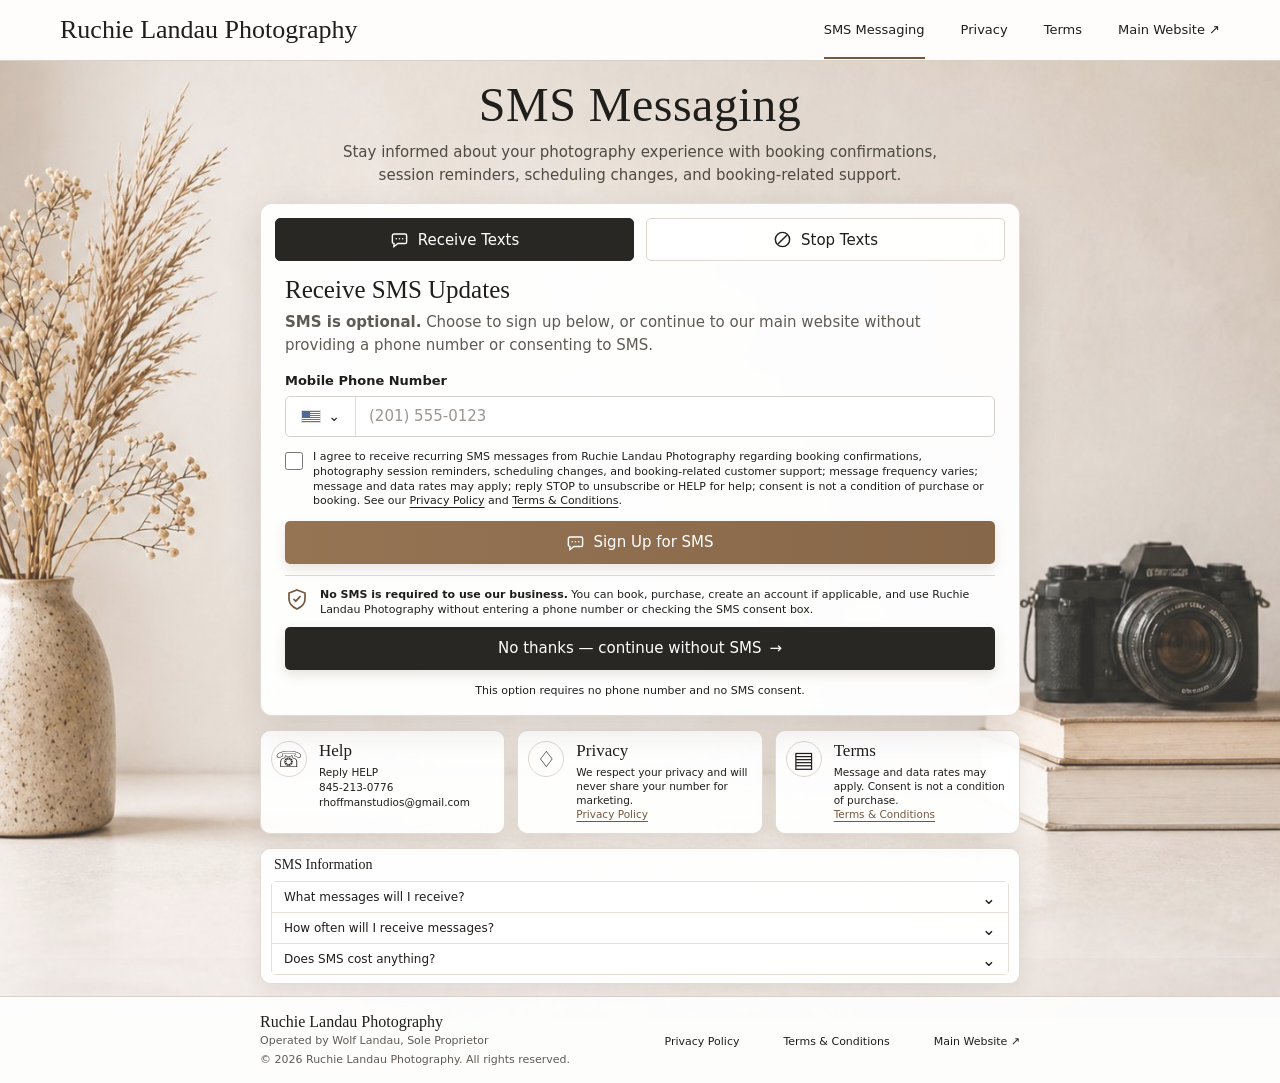
<file: index.html>
<!DOCTYPE html>
<html lang="en">
  <head>
    <meta charset="utf-8" />
    <meta name="viewport" content="width=device-width, initial-scale=1" />
    <meta name="theme-color" content="#f2ece5" />
    <title>SMS Messaging | Ruchie Landau Photography</title>
    <meta
      name="description"
      content="Voluntarily sign up for or stop informational text messages from Ruchie Landau Photography about photography bookings, session reminders, and scheduling changes."
    />
    <link rel="canonical" href="https://sms.ruchielandau.com/" />
    <link rel="icon" href="/favicon.svg" type="image/svg+xml" />
    <link rel="preload" href="/assets/images/studio-background.jpg" as="image" />
    <link rel="stylesheet" href="/assets/css/site.css?v=5" />
    <style>
      /* Keep every homepage content block on one exact desktop grid. */
      .home-page {
        --home-content-width: 760px;
      }

      .home-page .shell--main,
      .home-page .site-footer__inner {
        width: min(calc(100% - 36px), var(--home-content-width));
      }

      .home-page .sms-card,
      .home-page .info-trio,
      .home-page .faq {
        width: 100%;
        max-width: none;
      }

      @media (max-width: 760px) {
        .home-page .shell--main,
        .home-page .site-footer__inner {
          width: 100%;
        }
      }
    </style>
  </head>
  <body class="home-page">
    <a class="skip-link" href="#main">Skip to main content</a>

    <header class="site-header">
      <div class="shell site-header__inner">
        <a class="wordmark" href="/">Ruchie Landau Photography</a>
        <button
          class="menu-toggle"
          type="button"
          aria-expanded="false"
          aria-controls="primary-navigation"
        >
          <span class="visually-hidden">Open menu</span>
          <span aria-hidden="true"></span>
          <span aria-hidden="true"></span>
          <span aria-hidden="true"></span>
        </button>
        <nav class="site-nav" id="primary-navigation" aria-label="Primary">
          <ul>
            <li><a href="/" aria-current="page">SMS Messaging</a></li>
            <li><a href="/privacy-policy">Privacy</a></li>
            <li><a href="/terms-and-conditions">Terms</a></li>
            <li>
              <a href="https://www.ruchielandau.com" rel="noopener noreferrer" target="_blank">
                Main Website <span aria-hidden="true">↗</span>
                <span class="visually-hidden">(opens in a new tab)</span>
              </a>
            </li>
          </ul>
        </nav>
      </div>
    </header>

    <main id="main">
      <div class="shell shell--main">
        <div class="intro">
          <h1>SMS Messaging</h1>
          <p class="intro__lede">
            Stay informed about your photography experience with booking confirmations,
            session reminders, scheduling changes, and booking-related support.
          </p>
        </div>

        <div class="sms-card" id="sms-tabs">
          <div class="tabs" data-tablist hidden>
            <button type="button" class="tab" id="tab-receive" data-tab-for="panel-receive">
              <svg aria-hidden="true" viewBox="0 0 24 24">
                <path d="M5 5h14a2 2 0 0 1 2 2v8a2 2 0 0 1-2 2H10l-5 4v-4a2 2 0 0 1-2-2V7a2 2 0 0 1 2-2Z" />
                <circle cx="8" cy="11" r="1"/><circle cx="12" cy="11" r="1"/><circle cx="16" cy="11" r="1"/>
              </svg>
              Receive Texts
            </button>
            <button type="button" class="tab" id="tab-stop" data-tab-for="panel-stop">
              <svg aria-hidden="true" viewBox="0 0 24 24">
                <circle cx="12" cy="12" r="9"/><path d="m6.5 17.5 11-11" />
              </svg>
              Stop Texts
            </button>
          </div>

          <section class="panel" id="panel-receive" aria-labelledby="opt-in-heading">
            <div class="panel__view" id="optin-form-view">
              <h2 id="opt-in-heading">Receive SMS Updates</h2>
              <p class="panel__lead">
                <strong>SMS is optional.</strong> Choose to sign up below, or continue to our
                main website without providing a phone number or consenting to SMS.
              </p>
              <form id="sms-opt-in-form" novalidate autocomplete="off">
                <div class="field">
                  <label for="optin-phone">Mobile Phone Number</label>
                  <div class="phone-field">
                    <span class="phone-field__country" aria-hidden="true"><span class="flag-us"></span><span>⌄</span></span>
                    <input
                      type="tel"
                      id="optin-phone"
                      name="phone"
                      inputmode="tel"
                      autocomplete="tel"
                      placeholder="(201) 555-0123"
                      aria-describedby="optin-phone-hint optin-phone-error"
                    />
                  </div>
                  <p class="field__hint" id="optin-phone-hint">US and Canadian mobile numbers.</p>
                  <p class="field-error" id="optin-phone-error" role="alert"></p>
                </div>

                <div class="consent" id="optin-consent-block">
                  <div class="consent__control">
                    <input
                      type="checkbox"
                      id="optin-consent"
                      name="sms-consent"
                      value="yes"
                      aria-describedby="optin-consent-error"
                    />
                    <label class="consent__text" for="optin-consent">
                      I agree to receive recurring SMS messages from Ruchie Landau Photography
                      regarding booking confirmations, photography session reminders, scheduling
                      changes, and booking-related customer support; message frequency varies;
                      message and data rates may apply; reply STOP to unsubscribe or HELP for help;
                      consent is not a condition of purchase or booking. See our
                      <a href="/privacy-policy">Privacy Policy</a> and
                      <a href="/terms-and-conditions">Terms &amp; Conditions</a>.
                    </label>
                  </div>
                  <p class="field-error" id="optin-consent-error" role="alert"></p>
                </div>

                <button type="submit" class="button">
                  <svg aria-hidden="true" viewBox="0 0 24 24">
                    <path d="M5 5h14a2 2 0 0 1 2 2v8a2 2 0 0 1-2 2H10l-5 4v-4a2 2 0 0 1-2-2V7a2 2 0 0 1 2-2Z" />
                    <circle cx="8" cy="11" r="1"/><circle cx="12" cy="11" r="1"/><circle cx="16" cy="11" r="1"/>
                  </svg>
                  <span>Sign Up for SMS</span>
                </button>
              </form>

              <div class="optional-callout">
                <svg aria-hidden="true" viewBox="0 0 24 24">
                  <path d="M12 3 20 6v6c0 5-3.4 8-8 10-4.6-2-8-5-8-10V6l8-3Z" />
                  <path d="m8.5 12 2.2 2.2 4.8-5" />
                </svg>
                <p>
                  <strong>No SMS is required to use our business.</strong> You can book, purchase,
                  create an account if applicable, and use Ruchie Landau Photography without
                  entering a phone number or checking the SMS consent box.
                </p>
              </div>

              <a
                class="button button--quiet"
                style="margin-top: 10px; text-decoration: none;"
                href="https://www.ruchielandau.com"
                rel="noopener noreferrer"
                target="_blank"
              >
                <span>No thanks — continue without SMS</span>
                <span aria-hidden="true">→</span>
                <span class="visually-hidden">(opens in a new tab)</span>
              </a>
              <p class="panel__note" style="text-align: center; font-size: 11px;">
                This option requires no phone number and no SMS consent.
              </p>
            </div>

            <div class="panel__view result" id="optin-success-view" role="status" tabindex="-1" hidden>
              <span class="result__mark" aria-hidden="true">✓</span>
              <h2 class="result__title">You’re signed up for SMS updates</h2>
              <p class="result__lead">
                This browser-only simulation accepted <strong data-masked-phone>(***) ***-0000</strong>.
                No data was transmitted or stored.
              </p>
              <p>Message frequency varies. Message and data rates may apply.</p>
              <p>Reply <strong>STOP</strong> to unsubscribe or <strong>HELP</strong> for help.</p>
              <button type="button" class="link-button" id="optin-reset">Sign up another number</button>
            </div>
          </section>

          <section class="panel" id="panel-stop" aria-labelledby="opt-out-heading">
            <div class="panel__view" id="optout-form-view">
              <h2 id="opt-out-heading">Stop SMS Messages</h2>
              <p class="panel__lead">
                Reply <strong>STOP</strong> to any Ruchie Landau Photography SMS message to
                unsubscribe. You may also use this browser-only simulated form.
              </p>
              <form id="sms-opt-out-form" novalidate autocomplete="off">
                <div class="field">
                  <label for="optout-phone">Mobile Phone Number</label>
                  <div class="phone-field">
                    <span class="phone-field__country" aria-hidden="true"><span class="flag-us"></span><span>⌄</span></span>
                    <input
                      type="tel"
                      id="optout-phone"
                      name="phone"
                      inputmode="tel"
                      autocomplete="tel"
                      placeholder="(201) 555-0123"
                      aria-describedby="optout-phone-hint optout-phone-error"
                    />
                  </div>
                  <p class="field__hint" id="optout-phone-hint">The number you would like unsubscribed.</p>
                  <p class="field-error" id="optout-phone-error" role="alert"></p>
                </div>
                <button type="submit" class="button button--quiet">Unsubscribe from SMS</button>
              </form>
              <p class="panel__note"><strong>Replying STOP to an SMS unsubscribes you.</strong></p>
            </div>

            <div class="panel__view result" id="optout-success-view" role="status" tabindex="-1" hidden>
              <span class="result__mark" aria-hidden="true">✓</span>
              <h2 class="result__title">You’ve been unsubscribed</h2>
              <p class="result__lead">
                This browser-only simulation processed <strong data-masked-phone>(***) ***-0000</strong>.
                No data was transmitted or stored.
              </p>
              <p>You can always reply <strong>STOP</strong> to unsubscribe from an actual SMS.</p>
              <button type="button" class="link-button" id="optout-reset">Unsubscribe another number</button>
            </div>
          </section>

          <noscript>
            <p class="panel__note">These simulated forms require JavaScript. Reply STOP to unsubscribe or HELP for help.</p>
          </noscript>
        </div>

        <ul class="info-trio">
          <li class="info-card">
            <span class="info-card__icon" aria-hidden="true">☏</span>
            <div>
              <h2>Help</h2>
              <p>Reply HELP</p>
              <p><a href="tel:+18452130776">845-213-0776</a></p>
              <p><a href="mailto:rhoffmanstudios@gmail.com">rhoffmanstudios@gmail.com</a></p>
            </div>
          </li>
          <li class="info-card">
            <span class="info-card__icon" aria-hidden="true">♢</span>
            <div>
              <h2>Privacy</h2>
              <p>We respect your privacy and will never share your number for marketing.</p>
              <p><a class="info-card__link" href="/privacy-policy">Privacy Policy</a></p>
            </div>
          </li>
          <li class="info-card">
            <span class="info-card__icon" aria-hidden="true">▤</span>
            <div>
              <h2>Terms</h2>
              <p>Message and data rates may apply. Consent is not a condition of purchase.</p>
              <p><a class="info-card__link" href="/terms-and-conditions">Terms &amp; Conditions</a></p>
            </div>
          </li>
        </ul>

        <section class="faq" aria-labelledby="faq-heading">
          <h2 id="faq-heading">SMS Information</h2>
          <details name="sms-faq">
            <summary>What messages will I receive?</summary>
            <div class="faq__body"><p>Booking confirmations, photography session reminders, scheduling changes, and booking-related customer support. No marketing or promotional messages.</p></div>
          </details>
          <details name="sms-faq">
            <summary>How often will I receive messages?</summary>
            <div class="faq__body"><p>Message frequency varies based on your booking activity and communications. SMS is optional and never required to use Ruchie Landau Photography.</p></div>
          </details>
          <details name="sms-faq">
            <summary>Does SMS cost anything?</summary>
            <div class="faq__body"><p>Message and data rates may apply. Reply STOP to unsubscribe or HELP for help.</p></div>
          </details>
        </section>
      </div>
    </main>

    <footer class="site-footer">
      <div class="shell site-footer__inner">
        <div class="site-footer__brand">
          <p class="site-footer__name">Ruchie Landau Photography</p>
          <p>Operated by Wolf Landau, Sole Proprietor</p>
          <p>© 2026 Ruchie Landau Photography. All rights reserved.</p>
        </div>
        <nav class="footer-nav" aria-label="Footer">
          <ul>
            <li><a href="/privacy-policy">Privacy Policy</a></li>
            <li><a href="/terms-and-conditions">Terms &amp; Conditions</a></li>
            <li><a href="https://www.ruchielandau.com" rel="noopener noreferrer" target="_blank">Main Website ↗<span class="visually-hidden"> (opens in a new tab)</span></a></li>
          </ul>
        </nav>
      </div>
    </footer>

    <script src="/assets/js/sms-forms.js?v=4" defer></script>
  </body>
</html>
</file>
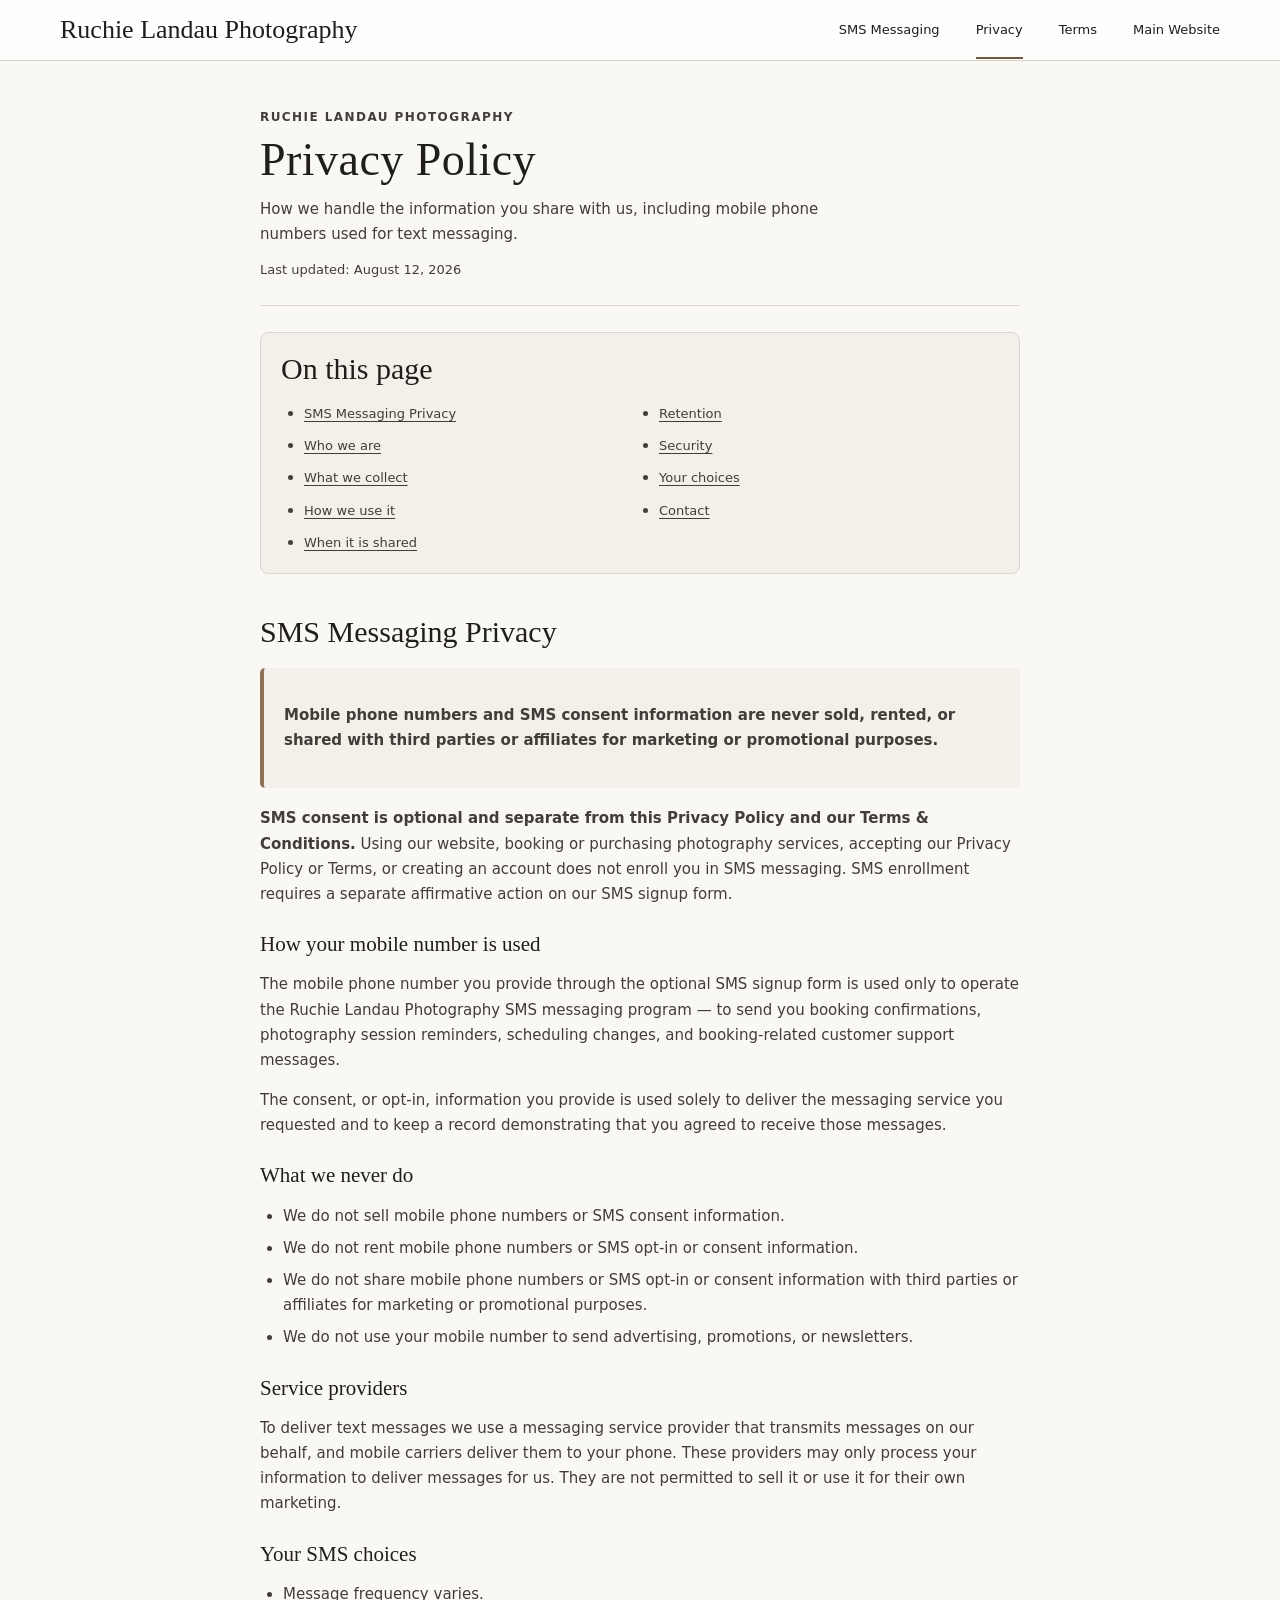
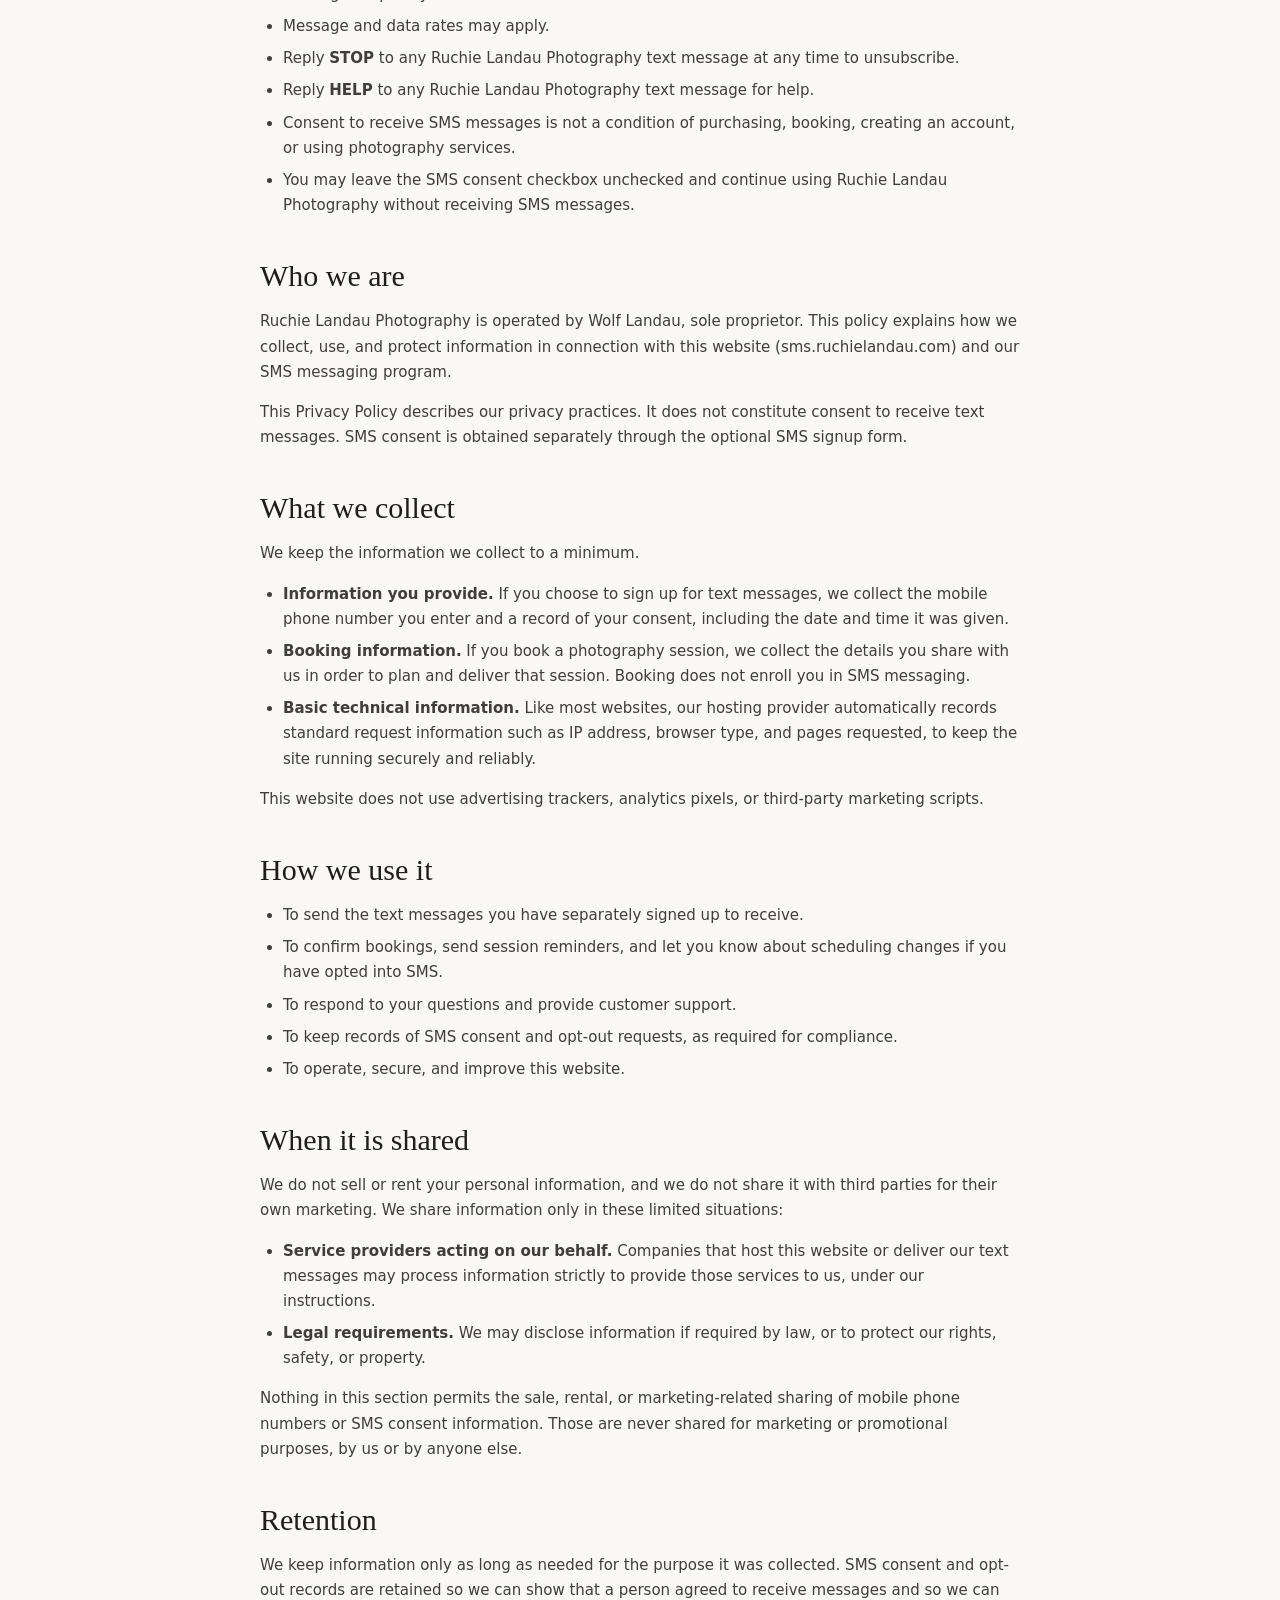
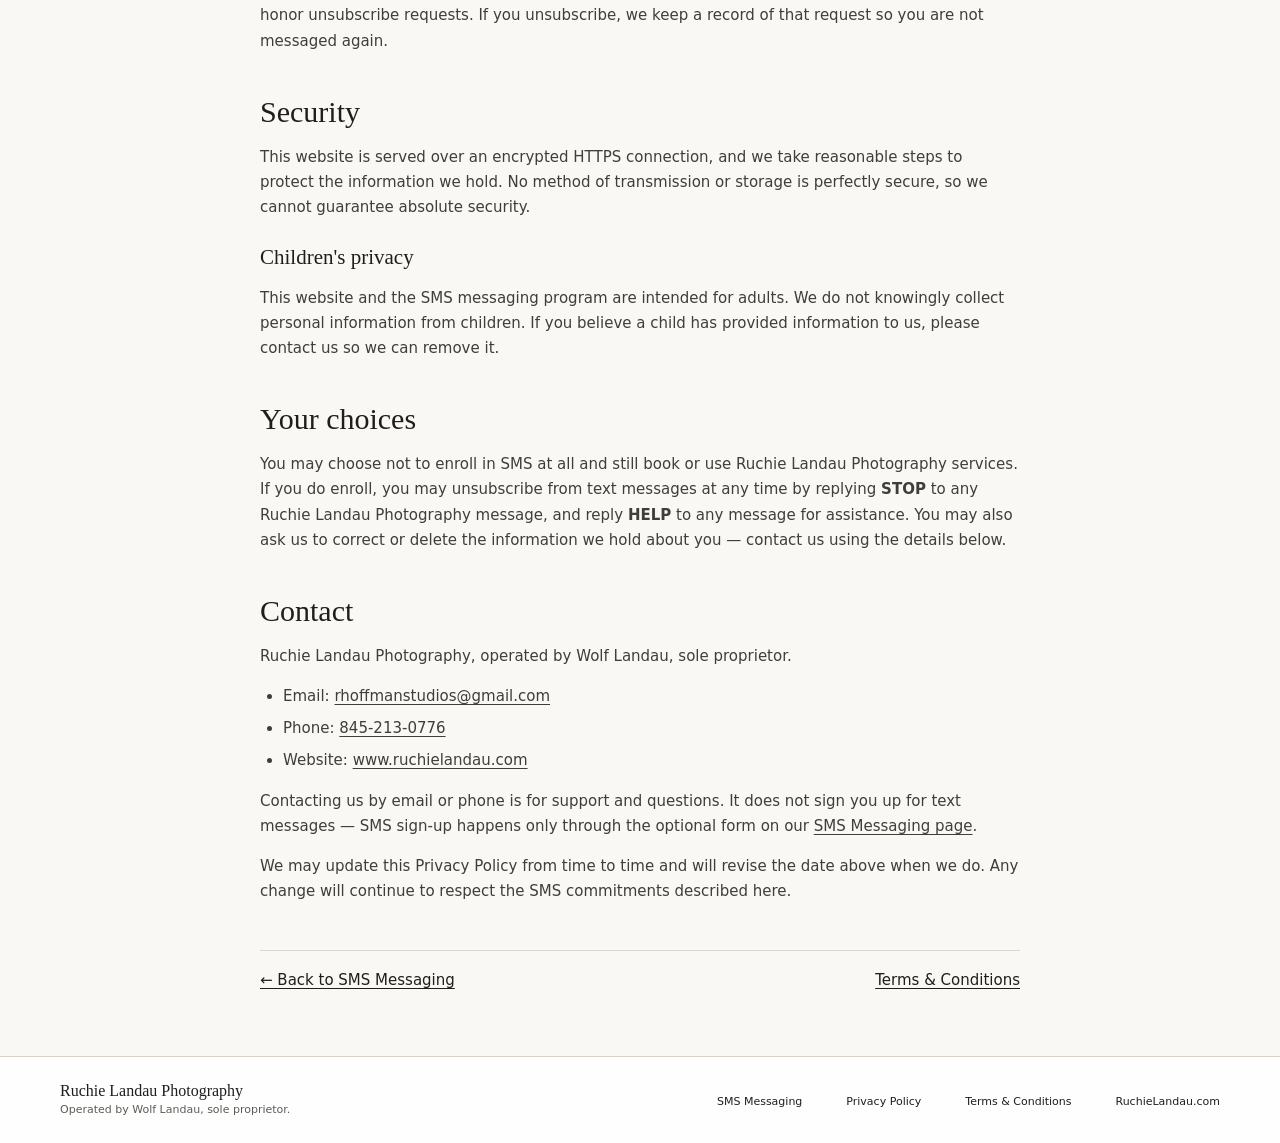
<file: privacy-policy/index.html>
<!DOCTYPE html>
<html lang="en">
  <head>
    <meta charset="utf-8" />
    <meta name="viewport" content="width=device-width, initial-scale=1" />
    <meta name="theme-color" content="#fbf9f6" />
    <title>Privacy Policy | Ruchie Landau Photography</title>
    <meta
      name="description"
      content="Privacy Policy for Ruchie Landau Photography, including how mobile phone numbers and SMS consent information are used and protected."
    />
    <link rel="canonical" href="https://sms.ruchielandau.com/privacy-policy" />
    <link rel="icon" href="/favicon.svg" type="image/svg+xml" />
    <link rel="stylesheet" href="/assets/css/site.css?v=5" />
  </head>
  <body>
    <a class="skip-link" href="#main">Skip to main content</a>

    <header class="site-header">
      <div class="shell site-header__inner">
        <a class="wordmark" href="/">Ruchie Landau Photography</a>
        <button
          class="menu-toggle"
          type="button"
          aria-expanded="false"
          aria-controls="primary-navigation"
        >
          <span class="visually-hidden">Open menu</span>
          <span aria-hidden="true"></span>
          <span aria-hidden="true"></span>
          <span aria-hidden="true"></span>
        </button>
        <nav class="site-nav" id="primary-navigation" aria-label="Primary">
          <ul>
            <li><a href="/">SMS Messaging</a></li>
            <li><a href="/privacy-policy" aria-current="page">Privacy</a></li>
            <li><a href="/terms-and-conditions">Terms</a></li>
            <li>
              <a
                href="https://www.ruchielandau.com"
                rel="noopener noreferrer"
                target="_blank"
                >Main Website<span class="visually-hidden">
                  (opens in a new tab)</span
                ></a
              >
            </li>
          </ul>
        </nav>
      </div>
    </header>

    <main id="main">
      <div class="shell doc">
        <div class="doc-intro">
          <p class="eyebrow">Ruchie Landau Photography</p>
          <h1>Privacy Policy</h1>
          <p class="doc-intro__lede">
            How we handle the information you share with us, including mobile
            phone numbers used for text messaging.
          </p>
          <p class="doc__meta">Last updated: August 12, 2026</p>
        </div>

        <nav class="doc-toc" aria-labelledby="toc-heading">
          <h2 id="toc-heading">On this page</h2>
          <ul>
            <li><a href="#sms-privacy">SMS Messaging Privacy</a></li>
            <li><a href="#who-we-are">Who we are</a></li>
            <li><a href="#information-we-collect">What we collect</a></li>
            <li><a href="#how-we-use">How we use it</a></li>
            <li><a href="#sharing">When it is shared</a></li>
            <li><a href="#retention">Retention</a></li>
            <li><a href="#security">Security</a></li>
            <li><a href="#your-choices">Your choices</a></li>
            <li><a href="#contact">Contact</a></li>
          </ul>
        </nav>

        <!-- ============ The section a TCR / Twilio reviewer looks for ============ -->
        <section aria-labelledby="sms-privacy" id="sms-privacy">
          <h2>SMS Messaging Privacy</h2>

          <div class="callout">
            <p>
              <strong
                >Mobile phone numbers and SMS consent information are never
                sold, rented, or shared with third parties or affiliates for
                marketing or promotional purposes.</strong
              >
            </p>
          </div>

          <p>
            <strong>SMS consent is optional and separate from this Privacy
            Policy and our Terms &amp; Conditions.</strong> Using our website,
            booking or purchasing photography services, accepting our Privacy
            Policy or Terms, or creating an account does not enroll you in SMS
            messaging. SMS enrollment requires a separate affirmative action on
            our SMS signup form.
          </p>

          <h3>How your mobile number is used</h3>
          <p>
            The mobile phone number you provide through the optional SMS signup
            form is used only to operate the Ruchie Landau Photography SMS
            messaging program — to send you booking confirmations, photography
            session reminders, scheduling changes, and booking-related customer
            support messages.
          </p>
          <p>
            The consent, or opt-in, information you provide is used solely to
            deliver the messaging service you requested and to keep a record
            demonstrating that you agreed to receive those messages.
          </p>

          <h3>What we never do</h3>
          <ul>
            <li>We do not sell mobile phone numbers or SMS consent information.</li>
            <li>
              We do not rent mobile phone numbers or SMS opt-in or consent
              information.
            </li>
            <li>
              We do not share mobile phone numbers or SMS opt-in or consent
              information with third parties or affiliates for marketing or
              promotional purposes.
            </li>
            <li>
              We do not use your mobile number to send advertising, promotions,
              or newsletters.
            </li>
          </ul>

          <h3>Service providers</h3>
          <p>
            To deliver text messages we use a messaging service provider that
            transmits messages on our behalf, and mobile carriers deliver them
            to your phone. These providers may only process your information to
            deliver messages for us. They are not permitted to sell it or use it
            for their own marketing.
          </p>

          <h3>Your SMS choices</h3>
          <ul>
            <li>Message frequency varies.</li>
            <li>Message and data rates may apply.</li>
            <li>
              Reply <strong>STOP</strong> to any Ruchie Landau Photography text
              message at any time to unsubscribe.
            </li>
            <li>
              Reply <strong>HELP</strong> to any Ruchie Landau Photography text
              message for help.
            </li>
            <li>
              Consent to receive SMS messages is not a condition of purchasing,
              booking, creating an account, or using photography services.
            </li>
            <li>
              You may leave the SMS consent checkbox unchecked and continue
              using Ruchie Landau Photography without receiving SMS messages.
            </li>
          </ul>
        </section>

        <section aria-labelledby="who-we-are" id="who-we-are">
          <h2>Who we are</h2>
          <p>
            Ruchie Landau Photography is operated by Wolf Landau, sole
            proprietor. This policy explains how we collect, use, and protect
            information in connection with this website
            (sms.ruchielandau.com) and our SMS messaging program.
          </p>
          <p>
            This Privacy Policy describes our privacy practices. It does not
            constitute consent to receive text messages. SMS consent is obtained
            separately through the optional SMS signup form.
          </p>
        </section>

        <section aria-labelledby="information-we-collect" id="information-we-collect">
          <h2>What we collect</h2>
          <p>We keep the information we collect to a minimum.</p>
          <ul>
            <li>
              <strong>Information you provide.</strong> If you choose to sign up
              for text messages, we collect the mobile phone number you enter and
              a record of your consent, including the date and time it was given.
            </li>
            <li>
              <strong>Booking information.</strong> If you book a photography
              session, we collect the details you share with us in order to plan
              and deliver that session. Booking does not enroll you in SMS
              messaging.
            </li>
            <li>
              <strong>Basic technical information.</strong> Like most websites,
              our hosting provider automatically records standard request
              information such as IP address, browser type, and pages requested,
              to keep the site running securely and reliably.
            </li>
          </ul>
          <p>
            This website does not use advertising trackers, analytics pixels, or
            third-party marketing scripts.
          </p>
        </section>

        <section aria-labelledby="how-we-use" id="how-we-use">
          <h2>How we use it</h2>
          <ul>
            <li>To send the text messages you have separately signed up to receive.</li>
            <li>
              To confirm bookings, send session reminders, and let you know
              about scheduling changes if you have opted into SMS.
            </li>
            <li>To respond to your questions and provide customer support.</li>
            <li>
              To keep records of SMS consent and opt-out requests, as required
              for compliance.
            </li>
            <li>To operate, secure, and improve this website.</li>
          </ul>
        </section>

        <section aria-labelledby="sharing" id="sharing">
          <h2>When it is shared</h2>
          <p>
            We do not sell or rent your personal information, and we do not
            share it with third parties for their own marketing. We share
            information only in these limited situations:
          </p>
          <ul>
            <li>
              <strong>Service providers acting on our behalf.</strong> Companies
              that host this website or deliver our text messages may process
              information strictly to provide those services to us, under our
              instructions.
            </li>
            <li>
              <strong>Legal requirements.</strong> We may disclose information if
              required by law, or to protect our rights, safety, or property.
            </li>
          </ul>
          <p>
            Nothing in this section permits the sale, rental, or
            marketing-related sharing of mobile phone numbers or SMS consent
            information. Those are never shared for marketing or promotional
            purposes, by us or by anyone else.
          </p>
        </section>

        <section aria-labelledby="retention" id="retention">
          <h2>Retention</h2>
          <p>
            We keep information only as long as needed for the purpose it was
            collected. SMS consent and opt-out records are retained so we can
            show that a person agreed to receive messages and so we can honor
            unsubscribe requests. If you unsubscribe, we keep a record of that
            request so you are not messaged again.
          </p>
        </section>

        <section aria-labelledby="security" id="security">
          <h2>Security</h2>
          <p>
            This website is served over an encrypted HTTPS connection, and we
            take reasonable steps to protect the information we hold. No method
            of transmission or storage is perfectly secure, so we cannot
            guarantee absolute security.
          </p>
          <h3>Children's privacy</h3>
          <p>
            This website and the SMS messaging program are intended for adults.
            We do not knowingly collect personal information from children. If
            you believe a child has provided information to us, please contact
            us so we can remove it.
          </p>
        </section>

        <section aria-labelledby="your-choices" id="your-choices">
          <h2>Your choices</h2>
          <p>
            You may choose not to enroll in SMS at all and still book or use
            Ruchie Landau Photography services. If you do enroll, you may
            unsubscribe from text messages at any time by replying
            <strong>STOP</strong> to any Ruchie Landau Photography message, and
            reply <strong>HELP</strong> to any message for assistance. You may
            also ask us to correct or delete the information we hold about you —
            contact us using the details below.
          </p>
        </section>

        <section aria-labelledby="contact" id="contact">
          <h2>Contact</h2>
          <p>
            Ruchie Landau Photography, operated by Wolf Landau, sole proprietor.
          </p>
          <ul>
            <li>
              Email:
              <a href="mailto:rhoffmanstudios@gmail.com"
                >rhoffmanstudios@gmail.com</a
              >
            </li>
            <li>Phone: <a href="tel:+18452130776">845&#8209;213&#8209;0776</a></li>
            <li>
              Website:
              <a
                href="https://www.ruchielandau.com"
                rel="noopener noreferrer"
                target="_blank"
                >www.ruchielandau.com</a
              >
            </li>
          </ul>
          <p>
            Contacting us by email or phone is for support and questions. It
            does not sign you up for text messages — SMS sign-up happens only
            through the optional form on our <a href="/">SMS Messaging page</a>.
          </p>
          <p>
            We may update this Privacy Policy from time to time and will revise
            the date above when we do. Any change will continue to respect the
            SMS commitments described here.
          </p>
        </section>

        <nav class="doc-links" aria-label="Related pages">
          <a href="/">&#8592; Back to SMS Messaging</a>
          <a href="/terms-and-conditions">Terms &amp; Conditions</a>
        </nav>
      </div>
    </main>

    <footer class="site-footer">
      <div class="shell site-footer__inner">
        <div class="site-footer__brand">
          <p class="site-footer__name">Ruchie Landau Photography</p>
          <p>Operated by Wolf Landau, sole proprietor.</p>
        </div>

        <nav class="footer-nav" aria-label="Footer">
          <ul>
            <li><a href="/">SMS Messaging</a></li>
            <li><a href="/privacy-policy">Privacy Policy</a></li>
            <li><a href="/terms-and-conditions">Terms &amp; Conditions</a></li>
            <li>
              <a
                href="https://www.ruchielandau.com"
                rel="noopener noreferrer"
                target="_blank"
                >RuchieLandau.com<span class="visually-hidden">
                  (opens in a new tab)</span
                ></a
              >
            </li>
          </ul>
        </nav>

        <p class="site-footer__contact">
          <a href="tel:+18452130776">845&#8209;213&#8209;0776</a>
          <span aria-hidden="true">·</span>
          <a href="mailto:rhoffmanstudios@gmail.com">rhoffmanstudios@gmail.com</a>
        </p>
      </div>
    </footer>
    <script src="/assets/js/sms-forms.js?v=4" defer></script>
  </body>
</html>
</file>
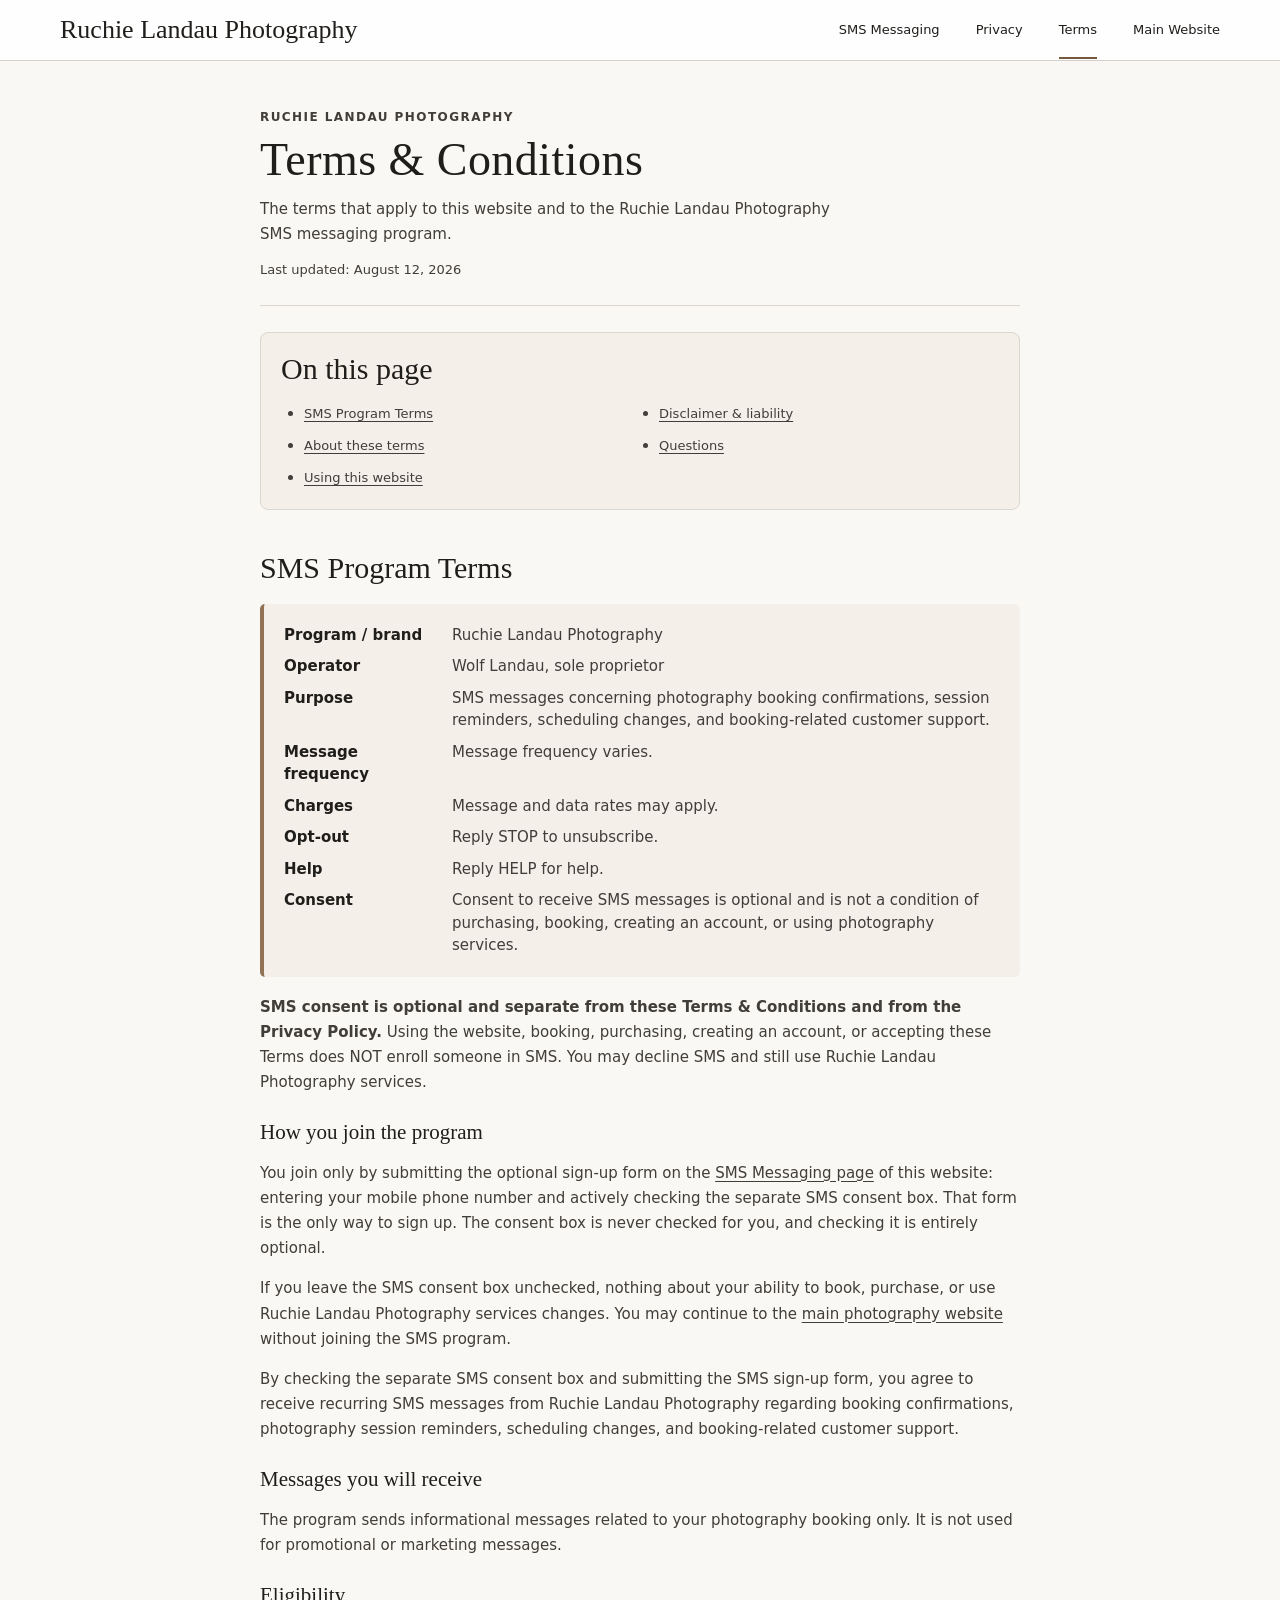
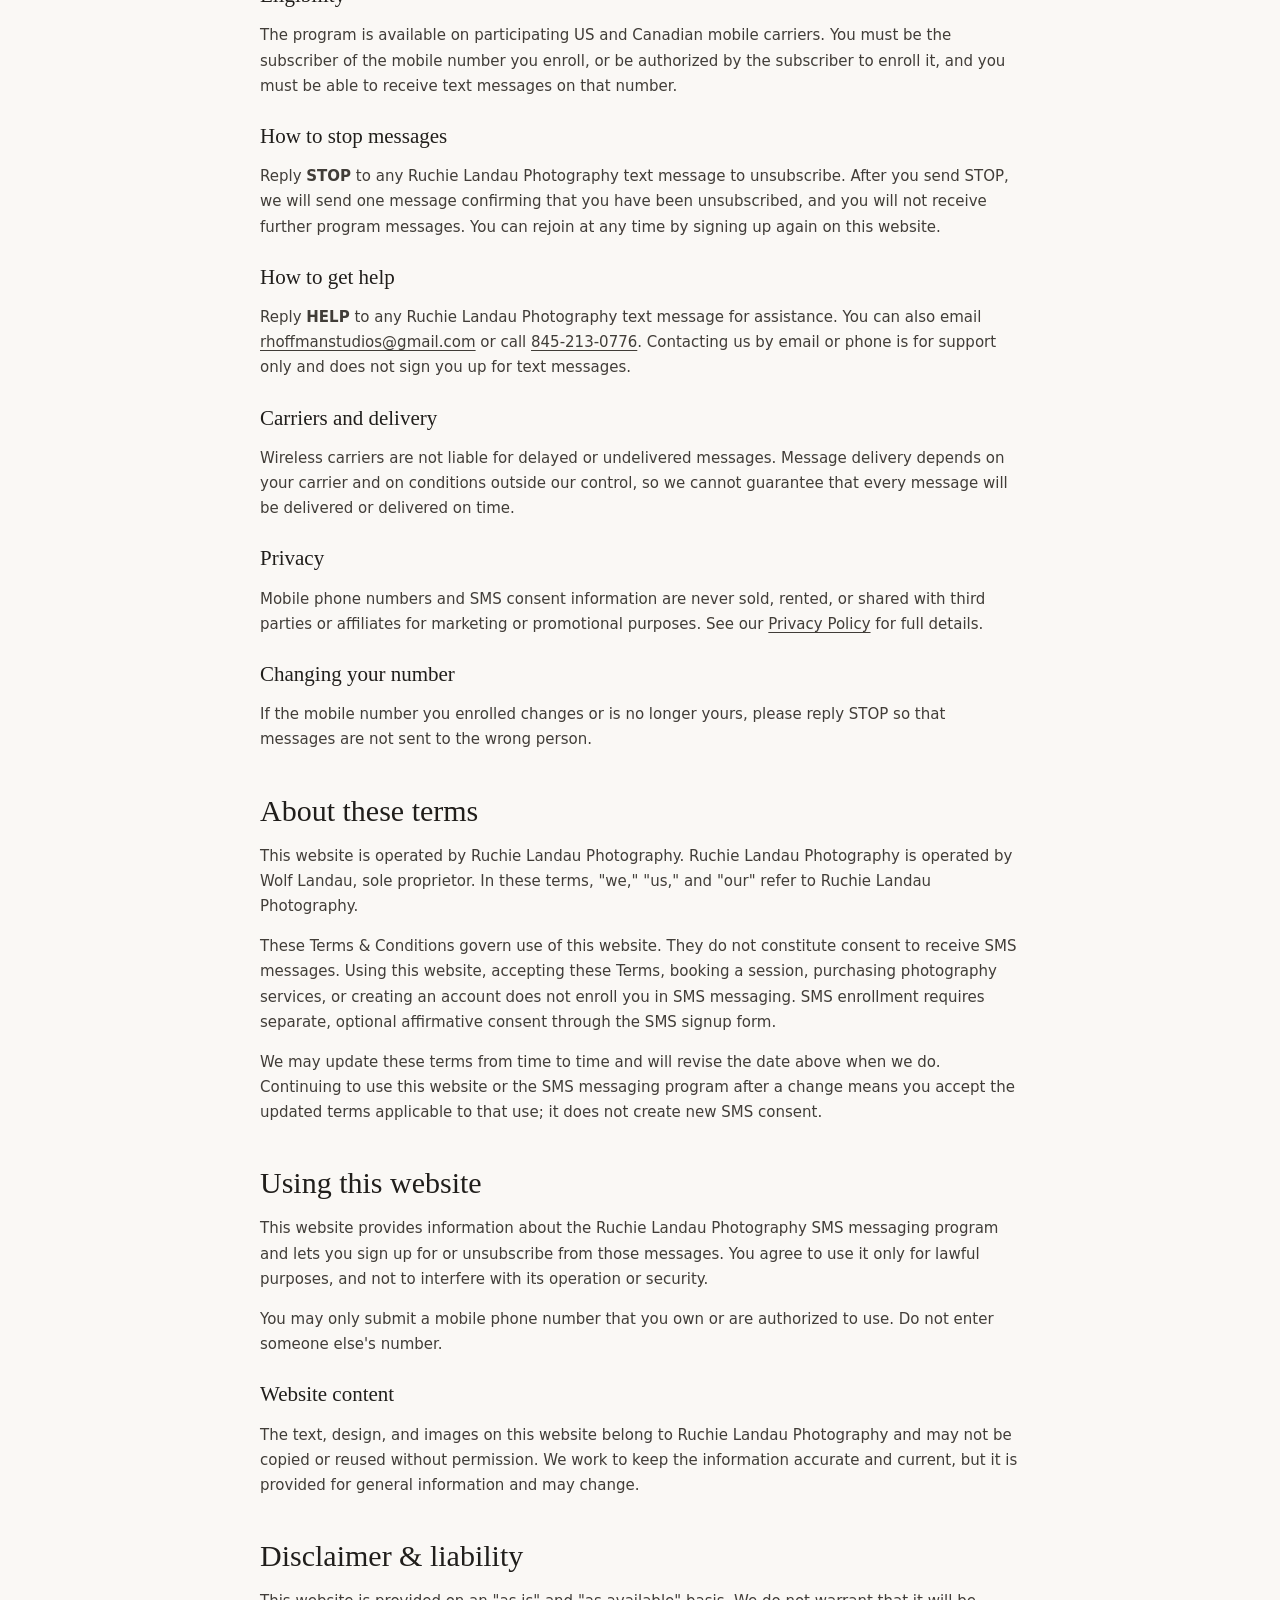
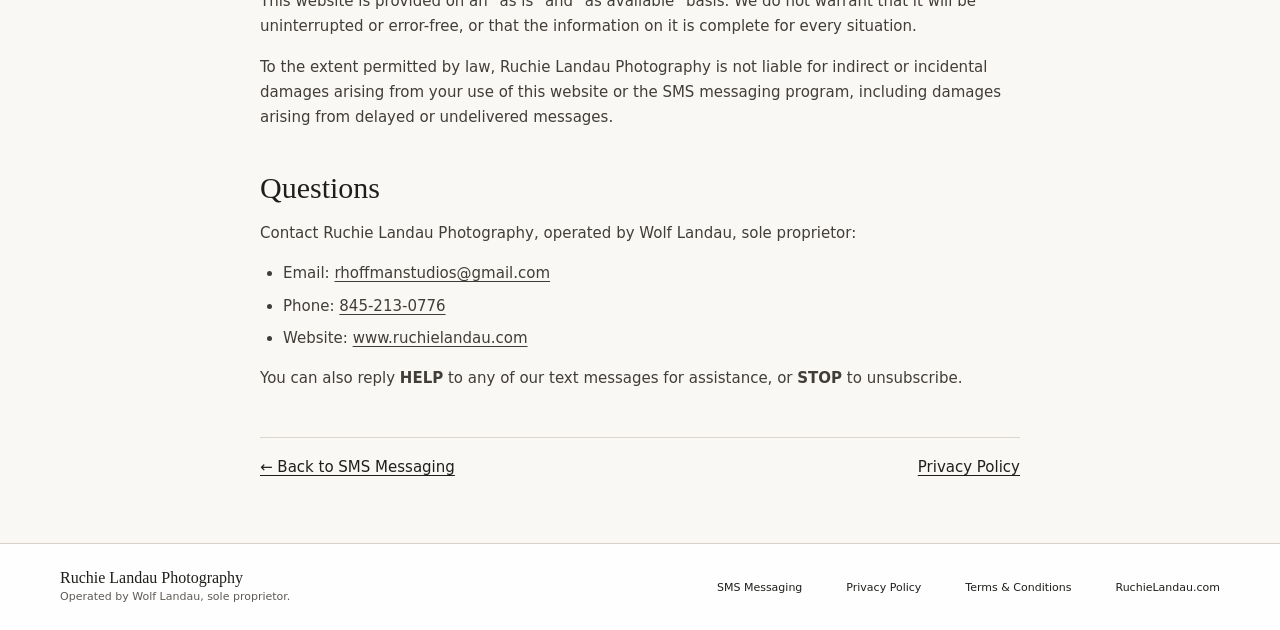
<file: terms-and-conditions/index.html>
<!DOCTYPE html>
<html lang="en">
  <head>
    <meta charset="utf-8" />
    <meta name="viewport" content="width=device-width, initial-scale=1" />
    <meta name="theme-color" content="#fbf9f6" />
    <title>Terms &amp; Conditions | Ruchie Landau Photography</title>
    <meta
      name="description"
      content="Terms & Conditions for Ruchie Landau Photography, including the SMS Program Terms for booking confirmations, session reminders, and scheduling updates."
    />
    <link
      rel="canonical"
      href="https://sms.ruchielandau.com/terms-and-conditions"
    />
    <link rel="icon" href="/favicon.svg" type="image/svg+xml" />
    <link rel="stylesheet" href="/assets/css/site.css?v=5" />
  </head>
  <body>
    <a class="skip-link" href="#main">Skip to main content</a>

    <header class="site-header">
      <div class="shell site-header__inner">
        <a class="wordmark" href="/">Ruchie Landau Photography</a>
        <button
          class="menu-toggle"
          type="button"
          aria-expanded="false"
          aria-controls="primary-navigation"
        >
          <span class="visually-hidden">Open menu</span>
          <span aria-hidden="true"></span>
          <span aria-hidden="true"></span>
          <span aria-hidden="true"></span>
        </button>
        <nav class="site-nav" id="primary-navigation" aria-label="Primary">
          <ul>
            <li><a href="/">SMS Messaging</a></li>
            <li><a href="/privacy-policy">Privacy</a></li>
            <li><a href="/terms-and-conditions" aria-current="page">Terms</a></li>
            <li>
              <a
                href="https://www.ruchielandau.com"
                rel="noopener noreferrer"
                target="_blank"
                >Main Website<span class="visually-hidden">
                  (opens in a new tab)</span
                ></a
              >
            </li>
          </ul>
        </nav>
      </div>
    </header>

    <main id="main">
      <div class="shell doc">
        <div class="doc-intro">
          <p class="eyebrow">Ruchie Landau Photography</p>
          <h1>Terms &amp; Conditions</h1>
          <p class="doc-intro__lede">
            The terms that apply to this website and to the Ruchie Landau
            Photography SMS messaging program.
          </p>
          <p class="doc__meta">Last updated: August 12, 2026</p>
        </div>

        <nav class="doc-toc" aria-labelledby="toc-heading">
          <h2 id="toc-heading">On this page</h2>
          <ul>
            <li><a href="#sms-program-terms">SMS Program Terms</a></li>
            <li><a href="#about">About these terms</a></li>
            <li><a href="#use-of-site">Using this website</a></li>
            <li><a href="#disclaimer">Disclaimer &amp; liability</a></li>
            <li><a href="#contact">Questions</a></li>
          </ul>
        </nav>

        <!-- ============ The section a TCR / Twilio reviewer looks for ============ -->
        <section aria-labelledby="sms-program-terms" id="sms-program-terms">
          <h2>SMS Program Terms</h2>

          <div class="callout">
            <dl class="term-list">
              <dt>Program / brand</dt>
              <dd>Ruchie Landau Photography</dd>

              <dt>Operator</dt>
              <dd>Wolf Landau, sole proprietor</dd>

              <dt>Purpose</dt>
              <dd>
                SMS messages concerning photography booking confirmations,
                session reminders, scheduling changes, and booking-related
                customer support.
              </dd>

              <dt>Message frequency</dt>
              <dd>Message frequency varies.</dd>

              <dt>Charges</dt>
              <dd>Message and data rates may apply.</dd>

              <dt>Opt-out</dt>
              <dd>Reply STOP to unsubscribe.</dd>

              <dt>Help</dt>
              <dd>Reply HELP for help.</dd>

              <dt>Consent</dt>
              <dd>
                Consent to receive SMS messages is optional and is not a
                condition of purchasing, booking, creating an account, or using
                photography services.
              </dd>
            </dl>
          </div>

          <p>
            <strong>SMS consent is optional and separate from these Terms &amp;
            Conditions and from the Privacy Policy.</strong> Using the website,
            booking, purchasing, creating an account, or accepting these Terms
            does NOT enroll someone in SMS. You may decline SMS and still use
            Ruchie Landau Photography services.
          </p>

          <h3>How you join the program</h3>
          <p>
            You join only by submitting the optional sign-up form on the
            <a href="/">SMS Messaging page</a> of this website: entering your
            mobile phone number and actively checking the separate SMS consent
            box. That form is the only way to sign up. The consent box is never
            checked for you, and checking it is entirely optional.
          </p>
          <p>
            If you leave the SMS consent box unchecked, nothing about your
            ability to book, purchase, or use Ruchie Landau Photography services
            changes. You may continue to the
            <a
              href="https://www.ruchielandau.com"
              rel="noopener noreferrer"
              target="_blank"
              >main photography website<span class="visually-hidden"> (opens in a new tab)</span></a
            > without joining the SMS program.
          </p>
          <p>
            By checking the separate SMS consent box and submitting the SMS
            sign-up form, you agree to receive recurring SMS messages from
            Ruchie Landau Photography regarding booking confirmations,
            photography session reminders, scheduling changes, and
            booking-related customer support.
          </p>

          <h3>Messages you will receive</h3>
          <p>
            The program sends informational messages related to your photography
            booking only. It is not used for promotional or marketing messages.
          </p>

          <h3>Eligibility</h3>
          <p>
            The program is available on participating US and Canadian mobile
            carriers. You must be the subscriber of the mobile number you
            enroll, or be authorized by the subscriber to enroll it, and you
            must be able to receive text messages on that number.
          </p>

          <h3>How to stop messages</h3>
          <p>
            Reply <strong>STOP</strong> to any Ruchie Landau Photography text
            message to unsubscribe. After you send STOP, we will send one
            message confirming that you have been unsubscribed, and you will not
            receive further program messages. You can rejoin at any time by
            signing up again on this website.
          </p>

          <h3>How to get help</h3>
          <p>
            Reply <strong>HELP</strong> to any Ruchie Landau Photography text
            message for assistance. You can also email
            <a href="mailto:rhoffmanstudios@gmail.com"
              >rhoffmanstudios@gmail.com</a
            >
            or call <a href="tel:+18452130776">845&#8209;213&#8209;0776</a>.
            Contacting us by email or phone is for support only and does not
            sign you up for text messages.
          </p>

          <h3>Carriers and delivery</h3>
          <p>
            Wireless carriers are not liable for delayed or undelivered
            messages. Message delivery depends on your carrier and on conditions
            outside our control, so we cannot guarantee that every message will
            be delivered or delivered on time.
          </p>

          <h3>Privacy</h3>
          <p>
            Mobile phone numbers and SMS consent information are never sold,
            rented, or shared with third parties or affiliates for marketing or
            promotional purposes. See our
            <a href="/privacy-policy">Privacy Policy</a> for full details.
          </p>

          <h3>Changing your number</h3>
          <p>
            If the mobile number you enrolled changes or is no longer yours,
            please reply STOP so that messages are not sent to the wrong person.
          </p>
        </section>

        <section aria-labelledby="about" id="about">
          <h2>About these terms</h2>
          <p>
            This website is operated by Ruchie Landau Photography. Ruchie Landau
            Photography is operated by Wolf Landau, sole proprietor. In these
            terms, "we," "us," and "our" refer to Ruchie Landau Photography.
          </p>
          <p>
            These Terms &amp; Conditions govern use of this website. They do not
            constitute consent to receive SMS messages. Using this website,
            accepting these Terms, booking a session, purchasing photography
            services, or creating an account does not enroll you in SMS
            messaging. SMS enrollment requires separate, optional affirmative
            consent through the SMS signup form.
          </p>
          <p>
            We may update these terms from time to time and will revise the date
            above when we do. Continuing to use this website or the SMS
            messaging program after a change means you accept the updated terms
            applicable to that use; it does not create new SMS consent.
          </p>
        </section>

        <section aria-labelledby="use-of-site" id="use-of-site">
          <h2>Using this website</h2>
          <p>
            This website provides information about the Ruchie Landau
            Photography SMS messaging program and lets you sign up for or
            unsubscribe from those messages. You agree to use it only for lawful
            purposes, and not to interfere with its operation or security.
          </p>
          <p>
            You may only submit a mobile phone number that you own or are
            authorized to use. Do not enter someone else's number.
          </p>
          <h3>Website content</h3>
          <p>
            The text, design, and images on this website belong to Ruchie Landau
            Photography and may not be copied or reused without permission. We
            work to keep the information accurate and current, but it is
            provided for general information and may change.
          </p>
        </section>

        <section aria-labelledby="disclaimer" id="disclaimer">
          <h2>Disclaimer &amp; liability</h2>
          <p>
            This website is provided on an "as is" and "as available" basis. We
            do not warrant that it will be uninterrupted or error-free, or that
            the information on it is complete for every situation.
          </p>
          <p>
            To the extent permitted by law, Ruchie Landau Photography is not
            liable for indirect or incidental damages arising from your use of
            this website or the SMS messaging program, including damages arising
            from delayed or undelivered messages.
          </p>
        </section>

        <section aria-labelledby="contact" id="contact">
          <h2>Questions</h2>
          <p>
            Contact Ruchie Landau Photography, operated by Wolf Landau, sole
            proprietor:
          </p>
          <ul>
            <li>
              Email:
              <a href="mailto:rhoffmanstudios@gmail.com"
                >rhoffmanstudios@gmail.com</a
              >
            </li>
            <li>Phone: <a href="tel:+18452130776">845&#8209;213&#8209;0776</a></li>
            <li>
              Website:
              <a
                href="https://www.ruchielandau.com"
                rel="noopener noreferrer"
                target="_blank"
                >www.ruchielandau.com</a
              >
            </li>
          </ul>
          <p>
            You can also reply <strong>HELP</strong> to any of our text messages
            for assistance, or <strong>STOP</strong> to unsubscribe.
          </p>
        </section>

        <nav class="doc-links" aria-label="Related pages">
          <a href="/">&#8592; Back to SMS Messaging</a>
          <a href="/privacy-policy">Privacy Policy</a>
        </nav>
      </div>
    </main>

    <footer class="site-footer">
      <div class="shell site-footer__inner">
        <div class="site-footer__brand">
          <p class="site-footer__name">Ruchie Landau Photography</p>
          <p>Operated by Wolf Landau, sole proprietor.</p>
        </div>

        <nav class="footer-nav" aria-label="Footer">
          <ul>
            <li><a href="/">SMS Messaging</a></li>
            <li><a href="/privacy-policy">Privacy Policy</a></li>
            <li><a href="/terms-and-conditions">Terms &amp; Conditions</a></li>
            <li>
              <a
                href="https://www.ruchielandau.com"
                rel="noopener noreferrer"
                target="_blank"
                >RuchieLandau.com<span class="visually-hidden">
                  (opens in a new tab)</span
                ></a
              >
            </li>
          </ul>
        </nav>

        <p class="site-footer__contact">
          <a href="tel:+18452130776">845&#8209;213&#8209;0776</a>
          <span aria-hidden="true">·</span>
          <a href="mailto:rhoffmanstudios@gmail.com">rhoffmanstudios@gmail.com</a>
        </p>
      </div>
    </footer>
    <script src="/assets/js/sms-forms.js?v=4" defer></script>
  </body>
</html>
</file>
<file: assets/css/site.css>
:root {
  --paper: #faf8f5;
  --paper-soft: #f4efe9;
  --card: rgba(255, 255, 255, 0.94);
  --ink: #201e1b;
  --muted: #5f5a54;
  --line: #ddd6ce;
  --accent: #927254;
  --accent-deep: #74583f;
  --dark: #292723;
  --error: #973923;
  --display: "Iowan Old Style", "Palatino Linotype", Palatino, Georgia, serif;
  --body: Inter, ui-sans-serif, system-ui, -apple-system, "Segoe UI", Arial, sans-serif;
  --shell: 1160px;
  --main: 850px;
  --doc: 760px;
  --radius: 12px;
  --shadow: 0 12px 34px rgba(46, 36, 28, 0.12);
}

*, *::before, *::after { box-sizing: border-box; }

html { color-scheme: light; scroll-behavior: smooth; }

body {
  margin: 0;
  color: var(--ink);
  background: var(--paper);
  font-family: var(--body);
  font-size: 15px;
  line-height: 1.5;
  -webkit-font-smoothing: antialiased;
}

body.home-page {
  background-color: #eee7df;
  background-image: linear-gradient(rgba(250, 247, 243, 0.18), rgba(250, 247, 243, 0.18)), url("/assets/images/studio-background.jpg");
  background-position: center top 58px;
  background-repeat: no-repeat;
  background-size: cover;
  background-attachment: fixed;
}

img, svg { display: block; max-width: 100%; }
button, input { font: inherit; }
a { color: inherit; text-underline-offset: 3px; }
a:hover { color: var(--accent-deep); }
[hidden] { display: none !important; }

button:focus-visible,
input:focus-visible,
summary:focus-visible,
a:focus-visible {
  outline: 3px solid rgba(116, 88, 63, 0.45);
  outline-offset: 3px;
}

.shell { width: min(100% - 36px, var(--shell)); margin-inline: auto; }
.shell--main { width: min(100% - 36px, var(--main)); }

.skip-link {
  position: fixed;
  z-index: 100;
  top: 8px;
  left: 8px;
  padding: 9px 14px;
  background: #fff;
  transform: translateY(-150%);
}
.skip-link:focus { transform: none; }

.visually-hidden {
  position: absolute !important;
  width: 1px !important;
  height: 1px !important;
  padding: 0 !important;
  margin: -1px !important;
  overflow: hidden !important;
  clip: rect(0, 0, 0, 0) !important;
  white-space: nowrap !important;
  border: 0 !important;
}

/* Header */
.site-header {
  position: relative;
  z-index: 20;
  background: rgba(255, 255, 255, 0.92);
  border-bottom: 1px solid rgba(207, 198, 188, 0.8);
}

.site-header__inner {
  min-height: 60px;
  display: flex;
  align-items: center;
  justify-content: space-between;
  gap: 32px;
}

.wordmark {
  font: 26px/1.1 var(--display);
  text-decoration: none;
  white-space: nowrap;
}

.site-nav ul,
.footer-nav ul {
  list-style: none;
  margin: 0;
  padding: 0;
}

.site-nav ul { display: flex; align-items: center; gap: 36px; }

.site-nav a {
  display: block;
  padding: 19px 0 17px;
  border-bottom: 2px solid transparent;
  font-size: 13px;
  text-decoration: none;
}

.site-nav a[aria-current="page"] { border-bottom-color: var(--accent-deep); }

.menu-toggle {
  display: none;
  width: 44px;
  height: 44px;
  padding: 9px;
  border: 0;
  background: transparent;
  cursor: pointer;
}

.menu-toggle > span[aria-hidden="true"] {
  display: block;
  height: 2px;
  margin: 5px 0;
  background: var(--ink);
  transition: transform 160ms ease, opacity 160ms ease;
}

/* Hero */
.home-page main { min-height: calc(100vh - 146px); padding: 18px 0 12px; }

.intro { text-align: center; margin: 0 auto 16px; }
.intro h1,
.doc-intro h1 {
  margin: 0;
  font: 48px/1.08 var(--display);
  letter-spacing: 0.01em;
}
.intro__lede {
  max-width: 600px;
  margin: 10px auto 0;
  color: #4f4a44;
  line-height: 1.55;
}

/* Main card */
.sms-card {
  width: min(100%, 568px);
  margin-inline: auto;
  padding: 14px;
  background: var(--card);
  border: 1px solid rgba(224, 216, 208, 0.9);
  border-radius: var(--radius);
  box-shadow: var(--shadow);
  backdrop-filter: blur(8px);
}

.tabs { display: grid; grid-template-columns: 1fr 1fr; gap: 12px; margin-bottom: 14px; }

.tab {
  min-height: 43px;
  display: flex;
  align-items: center;
  justify-content: center;
  gap: 9px;
  padding: 9px 14px;
  color: var(--ink);
  background: rgba(255, 255, 255, 0.68);
  border: 1px solid var(--line);
  border-radius: 5px;
  cursor: pointer;
}

.tab svg { width: 19px; height: 19px; fill: none; stroke: currentColor; stroke-width: 1.8; }
.tab svg circle { fill: none; stroke: currentColor; }
.tab svg circle[r="1"] { fill: currentColor; stroke: none; }
.tab[aria-selected="true"] { color: #fff; background: var(--dark); border-color: var(--dark); }
.tab:hover { border-color: #aca298; }

.panel { padding: 0 10px 2px; }
.panel + .panel { margin-top: 20px; padding-top: 20px; border-top: 1px solid var(--line); }
.tabs:not([hidden]) ~ .panel + .panel { margin: 0; padding-top: 0; border: 0; }

.panel h2 {
  margin: 0 0 6px;
  font: 25px/1.2 var(--display);
}
.panel__lead { margin: 0 0 15px; color: var(--muted); }
.panel__note { margin: 13px 0 0; }

.field { margin-bottom: 13px; }
.field > label {
  display: block;
  margin-bottom: 5px;
  font-size: 13px;
  font-weight: 650;
}

.phone-field {
  display: grid;
  grid-template-columns: 70px 1fr;
  min-height: 41px;
  background: #fff;
  border: 1px solid #d5d1cc;
  border-radius: 5px;
  overflow: hidden;
  transition: border-color 150ms ease, box-shadow 150ms ease;
}
.phone-field:focus-within { border-color: var(--accent-deep); box-shadow: 0 0 0 3px rgba(146, 114, 84, 0.14); }
.phone-field__country {
  display: flex;
  align-items: center;
  justify-content: center;
  gap: 7px;
  border-right: 1px solid #e1ddd8;
  font-size: 14px;
}

.flag-us {
  width: 20px;
  height: 13px;
  position: relative;
  background: repeating-linear-gradient(to bottom, #c94d5b 0 1px, #fff 1px 2px);
  border: 1px solid #ddd;
}
.flag-us::before {
  content: "";
  position: absolute;
  inset: 0 auto auto 0;
  width: 8px;
  height: 7px;
  background: #506998;
}

input[type="tel"] {
  width: 100%;
  min-width: 0;
  border: 0;
  padding: 8px 13px;
  color: var(--ink);
  background: transparent;
  outline: 0;
}
input[type="tel"]::placeholder { color: #9b9690; }
.phone-field:has(input[aria-invalid="true"]) { border-color: var(--error); }

.field__hint { position: absolute; width: 1px; height: 1px; overflow: hidden; clip: rect(0, 0, 0, 0); }

.consent { margin: 12px 0; padding: 0; border-radius: 5px; }
.consent__control { display: grid; grid-template-columns: 18px 1fr; gap: 10px; align-items: start; }
.consent__control input[type="checkbox"] {
  width: 18px;
  height: 18px;
  margin: 2px 0 0;
  accent-color: var(--accent-deep);
}
.consent__text { font-size: 11px; line-height: 1.35; }
.consent[data-invalid="true"] { padding: 8px; margin-inline: -8px; background: #fff4f1; }

.field-error { display: none; margin: 5px 0 0; color: var(--error); font-size: 12px; font-weight: 650; }
.field-error[data-visible="true"] { display: block; }

.button {
  width: 100%;
  min-height: 42px;
  display: flex;
  align-items: center;
  justify-content: center;
  gap: 8px;
  padding: 10px 18px;
  color: #fff;
  background: linear-gradient(90deg, #957454, #876749);
  border: 0;
  border-radius: 5px;
  box-shadow: 0 5px 12px rgba(110, 79, 52, 0.15);
  cursor: pointer;
}
.button:hover { background: var(--accent-deep); }
.button:active { transform: translateY(1px); }
.button svg { width: 19px; height: 19px; fill: none; stroke: currentColor; stroke-width: 1.8; }
.button svg circle { fill: currentColor; stroke: none; }
.button--quiet { background: var(--dark); }
.button.is-busy { opacity: 0.75; cursor: wait; }

.optional-callout {
  display: grid;
  grid-template-columns: 24px 1fr;
  gap: 11px;
  margin-top: 11px;
  padding-top: 11px;
  border-top: 1px solid var(--line);
}
.optional-callout > svg { width: 24px; height: 24px; fill: none; stroke: var(--accent-deep); stroke-width: 1.7; }
.optional-callout p { margin: 0; font-size: 11px; line-height: 1.4; }
.optional-callout a { display: inline-block; margin: 5px 0 0; color: var(--accent-deep); font-weight: 650; }

.panel__view:focus { outline: none; }
.result { padding: 24px 12px; text-align: center; }
.result__mark {
  width: 42px;
  height: 42px;
  display: grid;
  place-items: center;
  margin: 0 auto 12px;
  color: #fff;
  background: var(--accent);
  border-radius: 50%;
  font-size: 24px;
}
.result__title { margin-bottom: 10px !important; }
.result__lead { margin: 0 auto 12px; max-width: 46ch; }
.result p:not(.result__lead) { margin: 6px 0; }
.link-button { margin-top: 12px; padding: 4px; color: var(--accent-deep); background: transparent; border: 0; text-decoration: underline; cursor: pointer; }

/* Information cards */
.info-trio {
  width: min(100%, 760px);
  display: grid;
  grid-template-columns: repeat(3, 1fr);
  gap: 12px;
  margin: 14px auto 0;
  padding: 0;
  list-style: none;
}
.info-card {
  min-width: 0;
  display: grid;
  grid-template-columns: 38px 1fr;
  gap: 10px;
  padding: 10px;
  background: var(--card);
  border: 1px solid rgba(224, 216, 208, 0.9);
  border-radius: 10px;
  box-shadow: 0 7px 19px rgba(46, 36, 28, 0.08);
}
.info-card__icon {
  width: 36px;
  height: 36px;
  display: grid;
  place-items: center;
  border: 1px solid var(--line);
  border-radius: 50%;
  font-size: 22px;
}
.info-card h2 { margin: 0 0 4px; font: 17px/1.2 var(--display); }
.info-card p { margin: 1px 0; font-size: 10.5px; line-height: 1.32; overflow-wrap: anywhere; }
.info-card a { text-decoration: none; }
.info-card__link { color: var(--accent-deep); text-decoration: underline !important; }

/* Accordion */
.faq {
  width: 100%;
  margin: 14px auto 0;
  padding: 8px 10px;
  background: var(--card);
  border: 1px solid rgba(224, 216, 208, 0.9);
  border-radius: 10px;
  box-shadow: 0 7px 19px rgba(46, 36, 28, 0.08);
}
.faq > h2 { margin: 0 3px 7px; font: 14px/1.2 var(--display); }
.faq details { border: 1px solid #e5dfd9; }
.faq details + details { border-top: 0; }
.faq details:first-of-type { border-radius: 5px 5px 0 0; }
.faq details:last-of-type { border-radius: 0 0 5px 5px; }
.faq summary {
  position: relative;
  padding: 6px 36px 6px 12px;
  background: rgba(255, 255, 255, 0.78);
  cursor: pointer;
  list-style: none;
  font-size: 12px;
}
.faq summary::-webkit-details-marker { display: none; }
.faq summary::after { content: "⌄"; position: absolute; right: 12px; top: 4px; font-size: 17px; transition: transform 150ms ease; }
.faq details[open] summary::after { transform: rotate(180deg); }
.faq__body { padding: 1px 12px 7px; color: var(--muted); font-size: 12px; }
.faq__body p { margin: 7px 0 0; }

/* Legal documents */
.doc { width: min(100% - 36px, var(--doc)); padding-block: 46px 64px; }
.doc-intro { padding-bottom: 24px; border-bottom: 1px solid var(--line); }
.doc-intro h1 { font-size: 46px; }
.doc-intro__lede { margin: 12px 0 0; max-width: 62ch; color: var(--muted); }
.doc__meta { margin: 12px 0 0; color: var(--muted); font-size: 13px; }
.eyebrow { margin: 0 0 8px; color: var(--accent-deep); font-size: 12px; font-weight: 750; letter-spacing: 0.12em; text-transform: uppercase; }
.doc-toc { margin: 26px 0 34px; padding: 18px 20px; background: var(--paper-soft); border: 1px solid var(--line); border-radius: 8px; }
.doc-toc h2 { margin: 0 0 8px; font: 18px/1.2 var(--display); }
.doc-toc ul { margin: 0; padding-left: 20px; columns: 2; }
.doc-toc a { font-size: 13px; }
.doc section { margin-top: 40px; scroll-margin-top: 20px; }
.doc h2 { margin: 0 0 14px; font: 30px/1.2 var(--display); }
.doc h3 { margin: 24px 0 8px; font: 21px/1.25 var(--display); }
.doc p, .doc li { color: #413d38; line-height: 1.68; }
.doc ul { padding-left: 23px; }
.doc li + li { margin-top: 7px; }
.callout { margin: 18px 0; padding: 20px; background: var(--paper-soft); border-left: 4px solid var(--accent); border-radius: 5px; }
.term-list { margin: 0; display: grid; grid-template-columns: 150px 1fr; gap: 9px 18px; }
.term-list dt { font-weight: 700; }
.term-list dd { margin: 0; color: #413d38; }
.doc-links { display: flex; justify-content: space-between; gap: 18px; margin-top: 46px; padding-top: 18px; border-top: 1px solid var(--line); }

/* Footer */
.site-footer { background: rgba(255, 255, 255, 0.9); border-top: 1px solid rgba(207, 198, 188, 0.8); }
.site-footer__inner { min-height: 86px; display: flex; align-items: center; justify-content: space-between; gap: 30px; }
.site-footer__brand p { margin: 2px 0; color: var(--muted); font-size: 11px; }
.site-footer__brand .site-footer__name { color: var(--ink); font: 16px/1.2 var(--display); }
.footer-nav ul { display: flex; gap: 44px; }
.footer-nav a { font-size: 11px; text-decoration: none; }
.site-footer__contact { display: none; }

@media (max-width: 760px) {
  body.home-page {
    background-position: center top;
    background-size: auto 100vh;
  }

  .home-page .site-header,
  .home-page main,
  .home-page .site-footer {
    width: min(calc(100% - 24px), 504px);
    margin-inline: auto;
    background: rgba(248, 244, 239, 0.93);
  }
  .home-page .site-header { margin-top: 18px; border-radius: 12px 12px 0 0; }
  .home-page .site-footer { margin-bottom: 18px; border-radius: 0 0 12px 12px; box-shadow: 0 16px 30px rgba(46, 36, 28, 0.16); }

  .shell { width: 100%; padding-inline: 14px; }
  .site-header__inner { min-height: 56px; position: relative; }
  .wordmark { font-size: 20px; }
  .menu-toggle { display: block; }

  .site-nav {
    display: none;
    position: absolute;
    top: calc(100% - 1px);
    left: 0;
    right: 0;
    z-index: 30;
    padding: 9px 14px 14px;
    background: #faf8f5;
    border-top: 1px solid var(--line);
    box-shadow: 0 12px 20px rgba(46, 36, 28, 0.14);
  }
  .site-header[data-menu-open="true"] .site-nav { display: block; }
  .site-nav ul { display: block; }
  .site-nav a { padding: 10px 4px; border: 0; border-bottom: 1px solid #e9e3dd; }
  .site-nav li:last-child a { border-bottom: 0; }
  .site-nav a[aria-current="page"] { color: var(--accent-deep); font-weight: 700; }

  .home-page main { min-height: 0; padding: 24px 0 12px; }
  .intro { margin-bottom: 22px; padding-inline: 12px; }
  .intro h1 { font-size: clamp(37px, 10vw, 44px); }
  .intro__lede { margin-top: 12px; font-size: 13px; line-height: 1.55; }

  .sms-card { padding: 12px; border-radius: 10px; }
  .tabs { gap: 10px; }
  .tab { padding-inline: 8px; font-size: 14px; }
  .panel { padding-inline: 2px; }
  .panel h2 { font-size: 24px; }
  .consent__text { font-size: 12px; }

  .info-trio { gap: 7px; }
  .info-card { display: block; padding: 10px 8px; }
  .info-card__icon { width: 32px; height: 32px; margin-bottom: 7px; font-size: 19px; }
  .info-card h2 { font-size: 16px; }
  .info-card p { font-size: 10px; }

  .faq { margin-top: 14px; }
  .site-footer__inner { align-items: flex-start; padding-block: 20px; }
  .footer-nav ul { display: block; }
  .footer-nav li + li { margin-top: 12px; }
  .footer-nav a { font-size: 12px; }
}

@media (max-width: 500px) {
  .doc { width: 100%; padding: 32px 18px 48px; }
  .doc-intro h1 { font-size: 38px; }
  .doc-toc ul { columns: 1; }
  .term-list { grid-template-columns: 1fr; gap: 2px; }
  .term-list dd + dt { margin-top: 8px; }
  .doc-links { display: grid; }

  body:not(.home-page) .site-header__inner,
  body:not(.home-page) .site-footer__inner { padding-inline: 18px; }

  .phone-field { grid-template-columns: 62px 1fr; }
  .optional-callout { grid-template-columns: 22px 1fr; }
  .site-footer__brand { max-width: 58%; }
}

@media (max-width: 350px) {
  .info-trio { grid-template-columns: 1fr; }
  .info-card { display: grid; }
  .site-footer__inner { display: block; }
  .site-footer__brand { max-width: none; margin-bottom: 16px; }
}

@media (prefers-reduced-motion: reduce) {
  html { scroll-behavior: auto; }
  *, *::before, *::after { transition-duration: 0.01ms !important; animation-duration: 0.01ms !important; }
}
</file>
